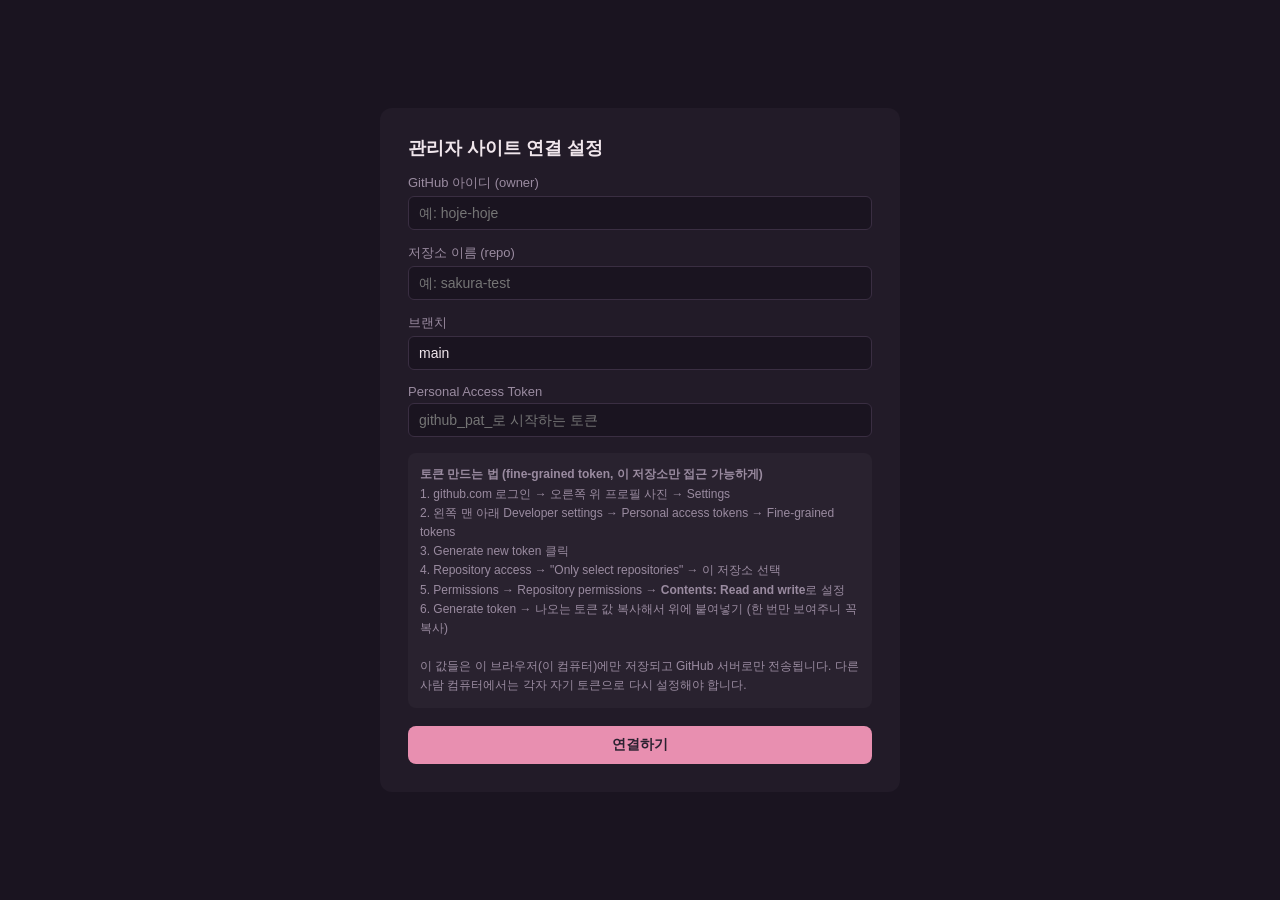
<file: admin/index.html>
<!DOCTYPE html>
<html lang="ko">
<head>
<meta charset="UTF-8">
<meta name="viewport" content="width=device-width, initial-scale=1.0">
<title>관리자 - 벚꽃 내리는 시대에 결투를</title>
<style>
  :root {
    --bg: #1a1420;
    --panel: #221b28;
    --border: #3a2e42;
    --accent: #e88fb0;
    --text: #f0e6ec;
    --muted: #9a8ba0;
    --green: #7dd88f;
    --red: #e88f8f;
  }
  * { box-sizing: border-box; }
  body {
    margin: 0;
    background: var(--bg);
    color: var(--text);
    font-family: "Pretendard", "Noto Sans KR", sans-serif;
    height: 100vh;
    overflow: hidden;
  }
  a { color: var(--accent); }

  /* ---------- 설정 화면 ---------- */
  #setup-screen {
    height: 100%;
    display: flex;
    align-items: center;
    justify-content: center;
    padding: 20px;
  }
  #setup-screen.hidden { display: none; }
  .setup-box {
    background: var(--panel);
    border-radius: 12px;
    padding: 28px;
    max-width: 520px;
    width: 100%;
  }
  .setup-box h1 { margin-top: 0; font-size: 18px; }
  .setup-box label { display: block; font-size: 13px; color: var(--muted); margin: 14px 0 4px; }
  .setup-box input {
    width: 100%;
    padding: 8px 10px;
    background: var(--bg);
    border: 1px solid var(--border);
    border-radius: 6px;
    color: var(--text);
    font-size: 14px;
  }
  .setup-box .help {
    font-size: 12px;
    color: var(--muted);
    margin-top: 16px;
    line-height: 1.6;
    background: rgba(255,255,255,0.03);
    padding: 12px;
    border-radius: 8px;
  }
  .setup-box button {
    margin-top: 18px;
    width: 100%;
    background: var(--accent);
    color: #2a2130;
    border: none;
    border-radius: 8px;
    padding: 10px;
    font-weight: bold;
    font-size: 14px;
    cursor: pointer;
  }

  /* ---------- 메인 화면 ---------- */
  #main-screen { display: none; height: 100%; }
  #main-screen.active { display: flex; }

  #sidebar {
    width: 260px;
    flex-shrink: 0;
    background: var(--panel);
    border-right: 1px solid var(--border);
    overflow-y: auto;
    padding: 16px 0;
  }
  #sidebar h1 {
    font-size: 14px;
    padding: 0 16px 12px;
    margin: 0;
    border-bottom: 1px solid var(--border);
    margin-bottom: 8px;
    display: flex;
    justify-content: space-between;
    align-items: center;
  }
  #sidebar h1 .settings-link { font-size: 11px; color: var(--muted); cursor: pointer; text-decoration: underline; }
  .group-title {
    font-size: 12px;
    color: var(--muted);
    padding: 12px 16px 4px;
    text-transform: uppercase;
    letter-spacing: 0.05em;
  }
  .file-item {
    padding: 8px 16px;
    cursor: pointer;
    font-size: 14px;
    border-left: 3px solid transparent;
  }
  .file-item:hover { background: rgba(232,143,176,0.08); }
  .file-item.active {
    border-left-color: var(--accent);
    background: rgba(232,143,176,0.15);
    color: var(--accent);
  }
  .file-item.dirty::after { content: " ●"; color: var(--accent); }

  #main {
    flex: 1;
    display: flex;
    flex-direction: column;
    overflow: hidden;
  }
  #main-header {
    padding: 10px 20px;
    border-bottom: 1px solid var(--border);
    display: flex;
    align-items: center;
    gap: 12px;
    flex-shrink: 0;
  }
  #main-header .path { font-size: 14px; color: var(--muted); flex-shrink: 0; }
  #commit-msg {
    flex: 1;
    padding: 6px 10px;
    background: var(--bg);
    border: 1px solid var(--border);
    border-radius: 6px;
    color: var(--text);
    font-size: 13px;
  }
  #save-btn {
    background: var(--accent);
    color: #2a2130;
    border: none;
    border-radius: 6px;
    padding: 8px 16px;
    font-weight: bold;
    font-size: 13px;
    cursor: pointer;
    white-space: nowrap;
  }
  #save-btn:disabled { opacity: 0.4; cursor: not-allowed; }
  #status {
    font-size: 12px;
    padding: 6px 20px;
    flex-shrink: 0;
  }
  #status.saving { color: var(--muted); }
  #status.success { color: var(--green); }
  #status.error { color: var(--red); }

  #code-container {
    flex: 1;
    min-height: 0;
    display: flex;
    flex-direction: column;
  }

  #editor-wrap {
    flex: 1;
    min-height: 0;
    display: flex;
    overflow: hidden;
  }

  #line-numbers {
    flex-shrink: 0;
    width: 48px;
    padding: 20px 8px 20px 0;
    box-sizing: border-box;
    background: var(--bg);
    color: var(--muted);
    font-family: "Consolas", "Monaco", monospace;
    font-size: 13px;
    line-height: 1.6;
    text-align: right;
    overflow: hidden;
    user-select: none;
    border-right: 1px solid var(--border);
    white-space: pre;
  }

  #editor {
    flex: 1;
    width: 100%;
    height: 100%;
    min-height: 0;
    background: var(--bg);
    color: var(--text);
    border: none;
    outline: none;
    resize: none;
    font-family: "Consolas", "Monaco", monospace;
    font-size: 13px;
    line-height: 1.6;
    padding: 20px;
    box-sizing: border-box;
  }
  #empty-state {
    display: flex;
    align-items: center;
    justify-content: center;
    height: 100%;
    color: var(--muted);
  }
</style>
</head>
<body>

<!-- ============ 설정 화면 ============ -->
<div id="setup-screen">
  <div class="setup-box">
    <h1>관리자 사이트 연결 설정</h1>
    <label>GitHub 아이디 (owner)</label>
    <input type="text" id="input-owner" placeholder="예: hoje-hoje">
    <label>저장소 이름 (repo)</label>
    <input type="text" id="input-repo" placeholder="예: sakura-test">
    <label>브랜치</label>
    <input type="text" id="input-branch" placeholder="main" value="main">
    <label>Personal Access Token</label>
    <input type="password" id="input-token" placeholder="github_pat_로 시작하는 토큰">
    <div class="help">
      <b>토큰 만드는 법 (fine-grained token, 이 저장소만 접근 가능하게)</b><br>
      1. github.com 로그인 → 오른쪽 위 프로필 사진 → Settings<br>
      2. 왼쪽 맨 아래 Developer settings → Personal access tokens → Fine-grained tokens<br>
      3. Generate new token 클릭<br>
      4. Repository access → "Only select repositories" → 이 저장소 선택<br>
      5. Permissions → Repository permissions → <b>Contents: Read and write</b>로 설정<br>
      6. Generate token → 나오는 토큰 값 복사해서 위에 붙여넣기 (한 번만 보여주니 꼭 복사)<br><br>
      이 값들은 이 브라우저(이 컴퓨터)에만 저장되고 GitHub 서버로만 전송됩니다.
      다른 사람 컴퓨터에서는 각자 자기 토큰으로 다시 설정해야 합니다.
    </div>
    <button id="connect-btn">연결하기</button>
  </div>
</div>

<!-- ============ 메인 화면 ============ -->
<div id="main-screen">
  <div id="sidebar">
    <h1><span>파일 목록</span><span class="settings-link" id="settings-link">설정 변경</span></h1>
    <div id="export-all-btn" style="padding:10px 16px;font-size:12px;color:var(--accent);cursor:pointer;text-decoration:underline;border-bottom:1px solid var(--border);margin-bottom:8px;">전체 코드 한번에 보기</div>
    <div id="file-list"></div>
  </div>
  <div id="main">
    <div id="main-header" style="display:none;">
      <span class="path" id="current-path"></span>
      <input type="text" id="commit-msg" placeholder="커밋 메시지 (예: 여신 데이터 수정)">
      <button id="save-btn">GitHub에 저장</button>
    </div>
    <div id="status"></div>
    <div id="code-container">
      <div id="empty-state">왼쪽에서 파일을 선택하세요</div>
    </div>
  </div>
</div>

<script>
  // ============================================
  // 설정 (localStorage에 저장)
  // ============================================
  let CONFIG = JSON.parse(localStorage.getItem("sakura_admin_config") || "{}");
  let filesManifest = [];
  let currentFile = null; // { path, label, group, sha, content }
  let isDirty = false;

  function saveConfig() {
    localStorage.setItem("sakura_admin_config", JSON.stringify(CONFIG));
  }

  function showSetup() {
    document.getElementById("setup-screen").classList.remove("hidden");
    document.getElementById("main-screen").classList.remove("active");
    document.getElementById("input-owner").value = CONFIG.owner || "";
    document.getElementById("input-repo").value = CONFIG.repo || "";
    document.getElementById("input-branch").value = CONFIG.branch || "main";
    document.getElementById("input-token").value = CONFIG.token || "";
  }

  function showMain() {
    document.getElementById("setup-screen").classList.add("hidden");
    document.getElementById("main-screen").classList.add("active");
    loadManifest();
  }

  document.getElementById("connect-btn").onclick = () => {
    CONFIG = {
      owner: document.getElementById("input-owner").value.trim(),
      repo: document.getElementById("input-repo").value.trim(),
      branch: document.getElementById("input-branch").value.trim() || "main",
      token: document.getElementById("input-token").value.trim(),
    };
    if (!CONFIG.owner || !CONFIG.repo || !CONFIG.token) {
      alert("아이디, 저장소 이름, 토큰을 모두 입력하세요.");
      return;
    }
    saveConfig();
    showMain();
  };

  document.getElementById("settings-link").onclick = showSetup;

  document.getElementById("export-all-btn").onclick = exportAllCode;

  async function exportAllCode() {
    if (filesManifest.length === 0) {
      alert("파일 목록을 아직 못 불러왔습니다. 잠시 후 다시 시도해주세요.");
      return;
    }
    document.getElementById("main-header").style.display = "none";
    document.querySelectorAll(".file-item").forEach((el) => el.classList.remove("active"));

    const container = document.getElementById("code-container");
    container.innerHTML = '<div id="empty-state">전체 파일 불러오는 중...</div>';

    let combined = "";
    for (const f of filesManifest) {
      try {
        const { content } = await fetchFile(f.path);
        combined += `\n\n===== ${f.path} (${f.label}) =====\n\n` + content;
      } catch (e) {
        combined += `\n\n===== ${f.path} — 불러오기 실패: ${e.message} =====\n\n`;
      }
    }

    container.innerHTML = `
      <div style="padding:10px 20px;display:flex;gap:10px;align-items:center;border-bottom:1px solid var(--border);">
        <button id="copy-all-btn" style="background:var(--accent);color:#2a2130;border:none;border-radius:6px;padding:8px 16px;font-weight:bold;cursor:pointer;">전체 복사</button>
        <span style="font-size:12px;color:var(--muted);">아래 내용을 통째로 복사해서 채팅에 붙여넣으면 됩니다</span>
      </div>
    `;
    const pre = document.createElement("textarea");
    pre.readOnly = true;
    pre.value = combined.trim();
    pre.style.cssText =
      "flex:1;width:100%;height:100%;background:var(--bg);color:var(--text);border:none;outline:none;resize:none;font-family:Consolas,Monaco,monospace;font-size:12px;line-height:1.5;padding:16px;box-sizing:border-box;";
    container.appendChild(pre);

    document.getElementById("copy-all-btn").onclick = () => {
      pre.select();
      navigator.clipboard.writeText(pre.value).then(() => {
        document.getElementById("copy-all-btn").textContent = "복사됨!";
        setTimeout(() => {
          document.getElementById("copy-all-btn").textContent = "전체 복사";
        }, 1500);
      });
    };
  }

  // ============================================
  // GitHub API 유틸
  // ============================================
  function apiUrl(path) {
    return `https://api.github.com/repos/${CONFIG.owner}/${CONFIG.repo}/contents/${path}?ref=${CONFIG.branch}`;
  }

  function b64EncodeUnicode(str) {
    return btoa(
      encodeURIComponent(str).replace(/%([0-9A-F]{2})/g, (match, p1) =>
        String.fromCharCode("0x" + p1)
      )
    );
  }
  function b64DecodeUnicode(str) {
    return decodeURIComponent(
      atob(str)
        .split("")
        .map((c) => "%" + ("00" + c.charCodeAt(0).toString(16)).slice(-2))
        .join("")
    );
  }

  async function fetchFile(path) {
    const res = await fetch(apiUrl(path), {
      headers: { Authorization: `token ${CONFIG.token}` },
    });
    if (!res.ok) {
      const body = await res.text();
      throw new Error(`불러오기 실패 (${res.status}): ${body}`);
    }
    const data = await res.json();
    return { content: b64DecodeUnicode(data.content), sha: data.sha };
  }

  async function saveFile(path, content, sha, message) {
    const res = await fetch(apiUrl(path).split("?")[0], {
      method: "PUT",
      headers: {
        Authorization: `token ${CONFIG.token}`,
        "Content-Type": "application/json",
      },
      body: JSON.stringify({
        message: message || `관리자 사이트에서 수정: ${path}`,
        content: b64EncodeUnicode(content),
        sha,
        branch: CONFIG.branch,
      }),
    });
    if (!res.ok) {
      const body = await res.text();
      throw new Error(`저장 실패 (${res.status}): ${body}`);
    }
    return await res.json();
  }

  // ============================================
  // 매니페스트 & 파일 목록
  // ============================================
  async function loadManifest() {
    try {
      // viewer 폴더의 files.json을 그대로 재사용 (경로: 저장소 루트 기준 상대경로)
      const res = await fetch("../viewer/files.json");
      const raw = await res.json();
      filesManifest = raw.map((f) => ({
        path: f.path.replace(/^\.\.\//, ""), // "../js/main.js" -> "js/main.js"
        label: f.label,
        group: f.group,
      }));
      renderSidebar();
    } catch (e) {
      document.getElementById("file-list").innerHTML =
        '<div style="padding:16px;color:var(--red);font-size:13px;">파일 목록(../viewer/files.json)을 불러오지 못했습니다.</div>';
    }
  }

  function renderSidebar() {
    const listEl = document.getElementById("file-list");
    listEl.innerHTML = "";
    const groups = {};
    filesManifest.forEach((f) => {
      if (!groups[f.group]) groups[f.group] = [];
      groups[f.group].push(f);
    });
    Object.keys(groups).forEach((groupName) => {
      const title = document.createElement("div");
      title.className = "group-title";
      title.textContent = groupName;
      listEl.appendChild(title);
      groups[groupName].forEach((f) => {
        const item = document.createElement("div");
        item.className = "file-item";
        item.textContent = f.label;
        item.dataset.path = f.path;
        item.onclick = () => openFile(f);
        listEl.appendChild(item);
      });
    });
  }

  // ============================================
  // 파일 열기 / 편집 / 저장
  // ============================================
  async function openFile(fileInfo) {
    if (isDirty && !confirm("저장하지 않은 변경사항이 있습니다. 그냥 이동할까요?")) return;

    document.querySelectorAll(".file-item").forEach((el) => {
      el.classList.toggle("active", el.dataset.path === fileInfo.path);
    });
    document.getElementById("main-header").style.display = "flex";
    document.getElementById("current-path").textContent = fileInfo.path;
    document.getElementById("commit-msg").value = `${fileInfo.label} 수정`;
    setStatus("", "");

    const container = document.getElementById("code-container");
    container.innerHTML = '<div id="empty-state">불러오는 중...</div>';

    try {
      const { content, sha } = await fetchFile(fileInfo.path);
      currentFile = { ...fileInfo, sha, content };
      isDirty = false;

      container.innerHTML = "";

      const wrap = document.createElement("div");
      wrap.id = "editor-wrap";

      const lineNumbers = document.createElement("div");
      lineNumbers.id = "line-numbers";

      const textarea = document.createElement("textarea");
      textarea.id = "editor";
      textarea.value = content;
      textarea.spellcheck = false;

      function updateLineNumbers() {
        const lineCount = textarea.value.split("\n").length;
        let nums = "";
        for (let i = 1; i <= lineCount; i++) nums += i + "\n";
        lineNumbers.textContent = nums;
      }

      textarea.oninput = () => {
        isDirty = true;
        document.querySelector(`.file-item[data-path="${fileInfo.path}"]`).classList.add("dirty");
        updateLineNumbers();
      };
      // 텍스트 스크롤할 때 줄 번호도 같이 스크롤되게
      textarea.onscroll = () => {
        lineNumbers.scrollTop = textarea.scrollTop;
      };

      wrap.appendChild(lineNumbers);
      wrap.appendChild(textarea);
      container.appendChild(wrap);
      updateLineNumbers();

      document.getElementById("save-btn").disabled = false;
    } catch (e) {
      container.innerHTML = `<div id="empty-state" style="color:var(--red)">${e.message}</div>`;
    }
  }

  document.getElementById("save-btn").onclick = async () => {
    if (!currentFile) return;
    const newContent = document.getElementById("editor").value;
    const message = document.getElementById("commit-msg").value || `${currentFile.label} 수정`;
    setStatus("저장 중...", "saving");
    document.getElementById("save-btn").disabled = true;

    try {
      const result = await saveFile(currentFile.path, newContent, currentFile.sha, message);
      currentFile.sha = result.content.sha;
      currentFile.content = newContent;
      isDirty = false;
      document.querySelector(`.file-item[data-path="${currentFile.path}"]`).classList.remove("dirty");
      setStatus("저장 완료! 사이트 반영까지 1분 정도 걸릴 수 있습니다.", "success");
    } catch (e) {
      setStatus(e.message, "error");
    } finally {
      document.getElementById("save-btn").disabled = false;
    }
  };

  function setStatus(msg, type) {
    const el = document.getElementById("status");
    el.textContent = msg;
    el.className = type;
  }

  // ============================================
  // 시작
  // ============================================
  if (CONFIG.owner && CONFIG.repo && CONFIG.token) {
    showMain();
  } else {
    showSetup();
  }
</script>
</body>
</html>
</file>
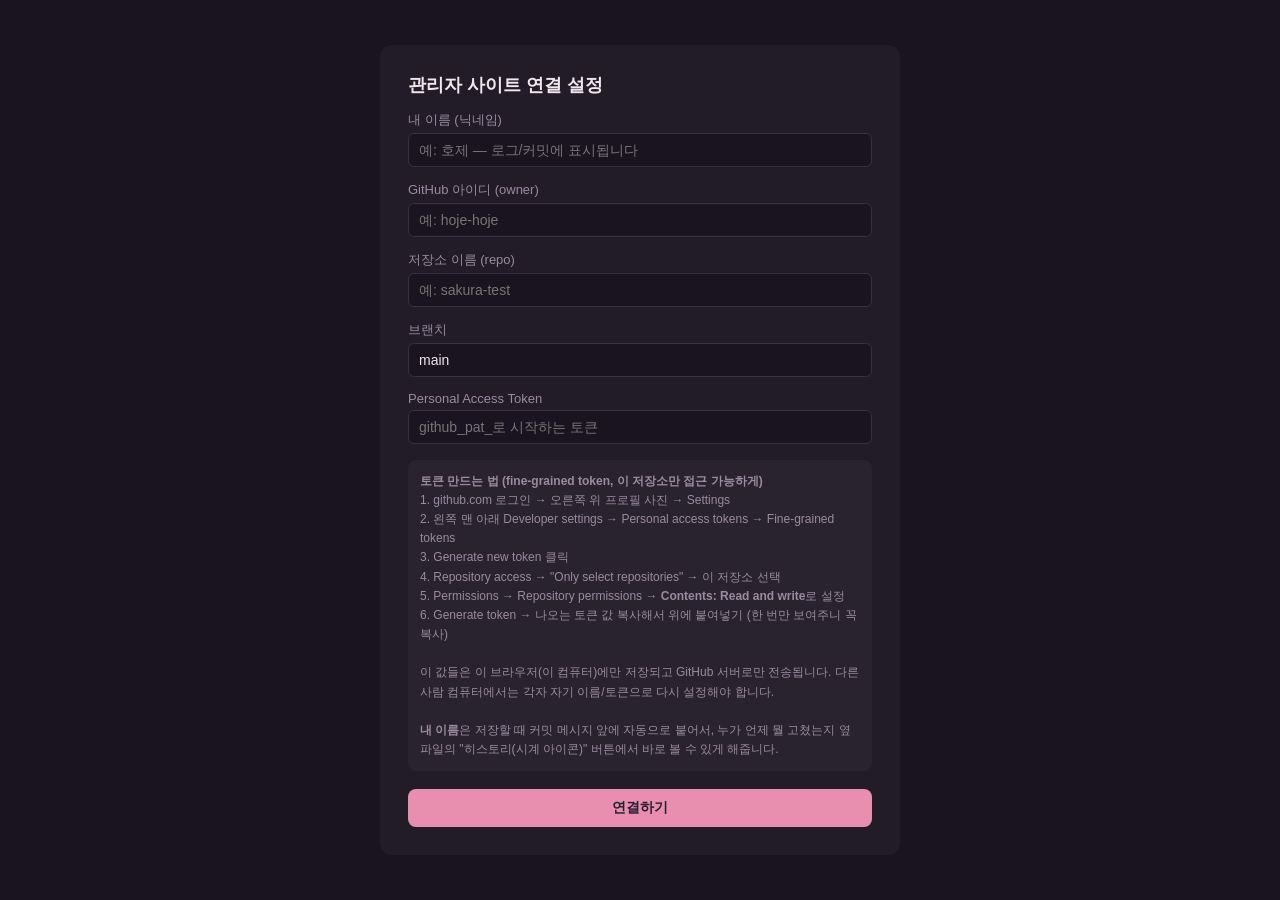
<file: admin/index v1.html>
<!DOCTYPE html>
<html lang="ko">
<head>
<meta charset="UTF-8">
<meta name="viewport" content="width=device-width, initial-scale=1.0">
<title>관리자 - 벚꽃 내리는 시대에 결투를</title>
<style>
  :root {
    --bg: #1a1420;
    --panel: #221b28;
    --border: #3a2e42;
    --accent: #e88fb0;
    --text: #f0e6ec;
    --muted: #9a8ba0;
    --green: #7dd88f;
    --red: #e88f8f;
  }
  * { box-sizing: border-box; }
  body {
    margin: 0;
    background: var(--bg);
    color: var(--text);
    font-family: "Pretendard", "Noto Sans KR", sans-serif;
    height: 100vh;
    overflow: hidden;
  }
  a { color: var(--accent); }

  /* ---------- 설정 화면 ---------- */
  #setup-screen {
    height: 100%;
    display: flex;
    align-items: center;
    justify-content: center;
    padding: 20px;
    overflow-y: auto;
  }
  #setup-screen.hidden { display: none; }
  .setup-box {
    background: var(--panel);
    border-radius: 12px;
    padding: 28px;
    max-width: 520px;
    width: 100%;
  }
  .setup-box h1 { margin-top: 0; font-size: 18px; }
  .setup-box label { display: block; font-size: 13px; color: var(--muted); margin: 14px 0 4px; }
  .setup-box input {
    width: 100%;
    padding: 8px 10px;
    background: var(--bg);
    border: 1px solid var(--border);
    border-radius: 6px;
    color: var(--text);
    font-size: 14px;
  }
  .setup-box .help {
    font-size: 12px;
    color: var(--muted);
    margin-top: 16px;
    line-height: 1.6;
    background: rgba(255,255,255,0.03);
    padding: 12px;
    border-radius: 8px;
  }
  .setup-box button {
    margin-top: 18px;
    width: 100%;
    background: var(--accent);
    color: #2a2130;
    border: none;
    border-radius: 8px;
    padding: 10px;
    font-weight: bold;
    font-size: 14px;
    cursor: pointer;
  }

  /* ---------- 메인 화면 ---------- */
  #main-screen { display: none; height: 100%; }
  #main-screen.active { display: flex; }

  #sidebar {
    width: 260px;
    flex-shrink: 0;
    background: var(--panel);
    border-right: 1px solid var(--border);
    overflow-y: auto;
    padding: 16px 0;
  }
  #sidebar h1 {
    font-size: 14px;
    padding: 0 16px 12px;
    margin: 0;
    border-bottom: 1px solid var(--border);
    margin-bottom: 8px;
    display: flex;
    justify-content: space-between;
    align-items: center;
  }
  #sidebar h1 .settings-link { font-size: 11px; color: var(--muted); cursor: pointer; text-decoration: underline; }
  .group-title {
    font-size: 12px;
    color: var(--muted);
    padding: 12px 16px 4px;
    text-transform: uppercase;
    letter-spacing: 0.05em;
  }
  .file-item {
    padding: 8px 16px;
    cursor: pointer;
    font-size: 14px;
    border-left: 3px solid transparent;
  }
  .file-item:hover { background: rgba(232,143,176,0.08); }
  .file-item.active {
    border-left-color: var(--accent);
    background: rgba(232,143,176,0.15);
    color: var(--accent);
  }
  .file-item.dirty::after { content: " ●"; color: var(--accent); }

  #main {
    flex: 1;
    display: flex;
    flex-direction: column;
    overflow: hidden;
  }
  #main-header {
    padding: 10px 20px;
    border-bottom: 1px solid var(--border);
    display: flex;
    align-items: center;
    gap: 10px;
    flex-shrink: 0;
  }
  #main-header .path { font-size: 14px; color: var(--muted); flex-shrink: 0; }
  #commit-msg {
    flex: 1;
    padding: 6px 10px;
    background: var(--bg);
    border: 1px solid var(--border);
    border-radius: 6px;
    color: var(--text);
    font-size: 13px;
  }
  #save-btn {
    background: var(--accent);
    color: #2a2130;
    border: none;
    border-radius: 6px;
    padding: 8px 16px;
    font-weight: bold;
    font-size: 13px;
    cursor: pointer;
    white-space: nowrap;
  }
  #save-btn:disabled { opacity: 0.4; cursor: not-allowed; }

  #history-btn {
    background: transparent;
    color: var(--text);
    border: 1px solid var(--border);
    border-radius: 6px;
    width: 34px;
    height: 34px;
    display: flex;
    align-items: center;
    justify-content: center;
    cursor: pointer;
    flex-shrink: 0;
    font-size: 16px;
  }
  #history-btn:hover { border-color: var(--accent); color: var(--accent); }
  #history-btn:disabled { opacity: 0.35; cursor: not-allowed; }

  #status {
    font-size: 12px;
    padding: 6px 20px;
    flex-shrink: 0;
  }
  #status.saving { color: var(--muted); }
  #status.success { color: var(--green); }
  #status.error { color: var(--red); }

  #code-container {
    flex: 1;
    min-height: 0;
    display: flex;
    flex-direction: column;
  }

  #editor-wrap {
    flex: 1;
    min-height: 0;
    display: flex;
    overflow: hidden;
  }

  #line-numbers {
    flex-shrink: 0;
    width: 48px;
    padding: 20px 8px 20px 0;
    box-sizing: border-box;
    background: var(--bg);
    color: var(--muted);
    font-family: "Consolas", "Monaco", monospace;
    font-size: 13px;
    line-height: 1.6;
    text-align: right;
    overflow: hidden;
    user-select: none;
    border-right: 1px solid var(--border);
    white-space: pre;
  }

  #editor {
    flex: 1;
    width: 100%;
    height: 100%;
    min-height: 0;
    background: var(--bg);
    color: var(--text);
    border: none;
    outline: none;
    resize: none;
    font-family: "Consolas", "Monaco", monospace;
    font-size: 13px;
    line-height: 1.6;
    padding: 20px;
    box-sizing: border-box;
  }
  #empty-state {
    display: flex;
    align-items: center;
    justify-content: center;
    height: 100%;
    color: var(--muted);
  }

  /* ---------- 히스토리 모달 ---------- */
  #history-overlay {
    display: none;
    position: fixed;
    inset: 0;
    background: rgba(0,0,0,0.55);
    z-index: 100;
    align-items: center;
    justify-content: center;
  }
  #history-overlay.active { display: flex; }

  #history-modal {
    background: var(--panel);
    border: 1px solid var(--border);
    border-radius: 12px;
    width: 560px;
    max-width: 92vw;
    max-height: 80vh;
    display: flex;
    flex-direction: column;
    overflow: hidden;
  }
  #history-modal-header {
    padding: 16px 18px;
    border-bottom: 1px solid var(--border);
    display: flex;
    align-items: center;
    justify-content: space-between;
  }
  #history-modal-header h2 {
    margin: 0;
    font-size: 15px;
  }
  #history-modal-header .path {
    font-size: 12px;
    color: var(--muted);
    margin-top: 2px;
  }
  #history-close {
    background: transparent;
    border: none;
    color: var(--muted);
    font-size: 20px;
    cursor: pointer;
    line-height: 1;
  }
  #history-close:hover { color: var(--text); }

  #history-list {
    overflow-y: auto;
    padding: 8px 0;
  }
  .history-item {
    display: flex;
    align-items: flex-start;
    justify-content: space-between;
    gap: 10px;
    padding: 12px 18px;
    border-bottom: 1px solid rgba(255,255,255,0.04);
  }
  .history-item:last-child { border-bottom: none; }
  .history-item.current {
    background: rgba(232,143,176,0.08);
  }
  .history-info { flex: 1; min-width: 0; }
  .history-msg {
    font-size: 13px;
    color: var(--text);
    word-break: break-word;
  }
  .history-meta {
    font-size: 11px;
    color: var(--muted);
    margin-top: 4px;
  }
  .history-badge {
    display: inline-block;
    font-size: 10px;
    color: var(--accent);
    border: 1px solid var(--accent);
    border-radius: 999px;
    padding: 1px 8px;
    margin-left: 6px;
  }
  .history-rollback-btn {
    flex-shrink: 0;
    background: transparent;
    border: 1px solid var(--border);
    color: var(--text);
    border-radius: 6px;
    padding: 6px 10px;
    font-size: 12px;
    cursor: pointer;
    white-space: nowrap;
  }
  .history-rollback-btn:hover { border-color: var(--accent); color: var(--accent); }
  .history-rollback-btn:disabled { opacity: 0.35; cursor: not-allowed; }

  #history-loading, #history-empty {
    padding: 24px 18px;
    text-align: center;
    color: var(--muted);
    font-size: 13px;
  }
</style>
</head>
<body>

<!-- ============ 설정 화면 ============ -->
<div id="setup-screen">
  <div class="setup-box">
    <h1>관리자 사이트 연결 설정</h1>
    <label>내 이름 (닉네임)</label>
    <input type="text" id="input-username" placeholder="예: 호제 — 로그/커밋에 표시됩니다">
    <label>GitHub 아이디 (owner)</label>
    <input type="text" id="input-owner" placeholder="예: hoje-hoje">
    <label>저장소 이름 (repo)</label>
    <input type="text" id="input-repo" placeholder="예: sakura-test">
    <label>브랜치</label>
    <input type="text" id="input-branch" placeholder="main" value="main">
    <label>Personal Access Token</label>
    <input type="password" id="input-token" placeholder="github_pat_로 시작하는 토큰">
    <div class="help">
      <b>토큰 만드는 법 (fine-grained token, 이 저장소만 접근 가능하게)</b><br>
      1. github.com 로그인 → 오른쪽 위 프로필 사진 → Settings<br>
      2. 왼쪽 맨 아래 Developer settings → Personal access tokens → Fine-grained tokens<br>
      3. Generate new token 클릭<br>
      4. Repository access → "Only select repositories" → 이 저장소 선택<br>
      5. Permissions → Repository permissions → <b>Contents: Read and write</b>로 설정<br>
      6. Generate token → 나오는 토큰 값 복사해서 위에 붙여넣기 (한 번만 보여주니 꼭 복사)<br><br>
      이 값들은 이 브라우저(이 컴퓨터)에만 저장되고 GitHub 서버로만 전송됩니다.
      다른 사람 컴퓨터에서는 각자 자기 이름/토큰으로 다시 설정해야 합니다.<br><br>
      <b>내 이름</b>은 저장할 때 커밋 메시지 앞에 자동으로 붙어서, 누가 언제 뭘 고쳤는지
      옆 파일의 "히스토리(시계 아이콘)" 버튼에서 바로 볼 수 있게 해줍니다.
    </div>
    <button id="connect-btn">연결하기</button>
  </div>
</div>

<!-- ============ 메인 화면 ============ -->
<div id="main-screen">
  <div id="sidebar">
    <h1><span>파일 목록</span><span class="settings-link" id="settings-link">설정 변경</span></h1>
    <div id="file-list"></div>
  </div>
  <div id="main">
    <div id="main-header" style="display:none;">
      <span class="path" id="current-path"></span>
      <input type="text" id="commit-msg" placeholder="이번에 어떤 부분을 고쳤는지 짧게 (예: 여신 이미지 경로 수정)">
      <button id="history-btn" title="수정 기록 / 롤백">🕒</button>
      <button id="save-btn">GitHub에 저장</button>
    </div>
    <div id="status"></div>
    <div id="code-container">
      <div id="empty-state">왼쪽에서 파일을 선택하세요</div>
    </div>
  </div>
</div>

<!-- ============ 히스토리 모달 ============ -->
<div id="history-overlay">
  <div id="history-modal">
    <div id="history-modal-header">
      <div>
        <h2>수정 기록</h2>
        <div class="path" id="history-path"></div>
      </div>
      <button id="history-close">✕</button>
    </div>
    <div id="history-list"></div>
  </div>
</div>

<script>
  // ============================================
  // 설정 (localStorage에 저장)
  // ============================================
  let CONFIG = JSON.parse(localStorage.getItem("sakura_admin_config") || "{}");
  let filesManifest = [];
  let currentFile = null; // { path, label, group, sha, content }
  let isDirty = false;

  function saveConfig() {
    localStorage.setItem("sakura_admin_config", JSON.stringify(CONFIG));
  }

  function showSetup() {
    document.getElementById("setup-screen").classList.remove("hidden");
    document.getElementById("main-screen").classList.remove("active");
    document.getElementById("input-username").value = CONFIG.userName || "";
    document.getElementById("input-owner").value = CONFIG.owner || "";
    document.getElementById("input-repo").value = CONFIG.repo || "";
    document.getElementById("input-branch").value = CONFIG.branch || "main";
    document.getElementById("input-token").value = CONFIG.token || "";
  }

  function showMain() {
    document.getElementById("setup-screen").classList.add("hidden");
    document.getElementById("main-screen").classList.add("active");
    loadManifest();
  }

  document.getElementById("connect-btn").onclick = () => {
    CONFIG = {
      userName: document.getElementById("input-username").value.trim(),
      owner: document.getElementById("input-owner").value.trim(),
      repo: document.getElementById("input-repo").value.trim(),
      branch: document.getElementById("input-branch").value.trim() || "main",
      token: document.getElementById("input-token").value.trim(),
    };
    if (!CONFIG.userName || !CONFIG.owner || !CONFIG.repo || !CONFIG.token) {
      alert("이름, 아이디, 저장소 이름, 토큰을 모두 입력하세요.");
      return;
    }
    saveConfig();
    showMain();
  };

  document.getElementById("settings-link").onclick = showSetup;

  // ============================================
  // GitHub API 유틸
  // ============================================
  function apiUrl(path) {
    return `https://api.github.com/repos/${CONFIG.owner}/${CONFIG.repo}/contents/${path}?ref=${CONFIG.branch}`;
  }

  function b64EncodeUnicode(str) {
    return btoa(
      encodeURIComponent(str).replace(/%([0-9A-F]{2})/g, (match, p1) =>
        String.fromCharCode("0x" + p1)
      )
    );
  }
  function b64DecodeUnicode(str) {
    return decodeURIComponent(
      atob(str)
        .split("")
        .map((c) => "%" + ("00" + c.charCodeAt(0).toString(16)).slice(-2))
        .join("")
    );
  }

  async function fetchFile(path, ref) {
    const url = `https://api.github.com/repos/${CONFIG.owner}/${CONFIG.repo}/contents/${path}?ref=${ref || CONFIG.branch}`;
    const res = await fetch(url, {
      headers: { Authorization: `token ${CONFIG.token}` },
    });
    if (!res.ok) {
      const body = await res.text();
      throw new Error(`불러오기 실패 (${res.status}): ${body}`);
    }
    const data = await res.json();
    return { content: b64DecodeUnicode(data.content), sha: data.sha };
  }

  async function saveFile(path, content, sha, message) {
    const res = await fetch(apiUrl(path).split("?")[0], {
      method: "PUT",
      headers: {
        Authorization: `token ${CONFIG.token}`,
        "Content-Type": "application/json",
      },
      body: JSON.stringify({
        message: message || `관리자 사이트에서 수정: ${path}`,
        content: b64EncodeUnicode(content),
        sha,
        branch: CONFIG.branch,
      }),
    });
    if (!res.ok) {
      const body = await res.text();
      throw new Error(`저장 실패 (${res.status}): ${body}`);
    }
    return await res.json();
  }

  // 특정 파일의 커밋 히스토리 (최신순, 최대 30개)
  async function fetchFileHistory(path) {
    const url = `https://api.github.com/repos/${CONFIG.owner}/${CONFIG.repo}/commits?path=${encodeURIComponent(path)}&sha=${CONFIG.branch}&per_page=30`;
    const res = await fetch(url, {
      headers: { Authorization: `token ${CONFIG.token}` },
    });
    if (!res.ok) {
      const body = await res.text();
      throw new Error(`기록 불러오기 실패 (${res.status}): ${body}`);
    }
    return await res.json();
  }

  // ============================================
  // 매니페스트 & 파일 목록
  // ============================================
  async function loadManifest() {
    try {
      const res = await fetch("../viewer/files.json");
      const raw = await res.json();
      filesManifest = raw.map((f) => ({
        path: f.path.replace(/^\.\.\//, ""),
        label: f.label,
        group: f.group,
      }));
      renderSidebar();
    } catch (e) {
      document.getElementById("file-list").innerHTML =
        '<div style="padding:16px;color:var(--red);font-size:13px;">파일 목록(../viewer/files.json)을 불러오지 못했습니다.</div>';
    }
  }

  function renderSidebar() {
    const listEl = document.getElementById("file-list");
    listEl.innerHTML = "";
    const groups = {};
    filesManifest.forEach((f) => {
      if (!groups[f.group]) groups[f.group] = [];
      groups[f.group].push(f);
    });
    Object.keys(groups).forEach((groupName) => {
      const title = document.createElement("div");
      title.className = "group-title";
      title.textContent = groupName;
      listEl.appendChild(title);
      groups[groupName].forEach((f) => {
        const item = document.createElement("div");
        item.className = "file-item";
        item.textContent = f.label;
        item.dataset.path = f.path;
        item.onclick = () => openFile(f);
        listEl.appendChild(item);
      });
    });
  }

  // ============================================
  // 파일 열기 / 편집 / 저장
  // ============================================
  async function openFile(fileInfo) {
    if (isDirty && !confirm("저장하지 않은 변경사항이 있습니다. 그냥 이동할까요?")) return;

    document.querySelectorAll(".file-item").forEach((el) => {
      el.classList.toggle("active", el.dataset.path === fileInfo.path);
    });
    document.getElementById("main-header").style.display = "flex";
    document.getElementById("current-path").textContent = fileInfo.path;
    document.getElementById("commit-msg").value = "";
    document.getElementById("history-btn").disabled = true;
    setStatus("", "");

    const container = document.getElementById("code-container");
    container.innerHTML = '<div id="empty-state">불러오는 중...</div>';

    try {
      const { content, sha } = await fetchFile(fileInfo.path);
      currentFile = { ...fileInfo, sha, content };
      isDirty = false;

      container.innerHTML = "";

      const wrap = document.createElement("div");
      wrap.id = "editor-wrap";

      const lineNumbers = document.createElement("div");
      lineNumbers.id = "line-numbers";

      const textarea = document.createElement("textarea");
      textarea.id = "editor";
      textarea.value = content;
      textarea.spellcheck = false;

      function updateLineNumbers() {
        const lineCount = textarea.value.split("\n").length;
        let nums = "";
        for (let i = 1; i <= lineCount; i++) nums += i + "\n";
        lineNumbers.textContent = nums;
      }

      textarea.oninput = () => {
        isDirty = true;
        document.querySelector(`.file-item[data-path="${fileInfo.path}"]`).classList.add("dirty");
        updateLineNumbers();
      };
      textarea.onscroll = () => {
        lineNumbers.scrollTop = textarea.scrollTop;
      };

      wrap.appendChild(lineNumbers);
      wrap.appendChild(textarea);
      container.appendChild(wrap);
      updateLineNumbers();

      document.getElementById("save-btn").disabled = false;
      document.getElementById("history-btn").disabled = false;
    } catch (e) {
      container.innerHTML = `<div id="empty-state" style="color:var(--red)">${e.message}</div>`;
    }
  }

  document.getElementById("save-btn").onclick = async () => {
    if (!currentFile) return;
    const newContent = document.getElementById("editor").value;
    const summary = document.getElementById("commit-msg").value.trim();
    if (!summary) {
      alert("이번에 어떤 부분을 고쳤는지 짧게 적어주세요. (히스토리에 표시됩니다)");
      return;
    }
    const message = `[${CONFIG.userName}] ${summary}`;

    setStatus("저장 중...", "saving");
    document.getElementById("save-btn").disabled = true;

    try {
      const result = await saveFile(currentFile.path, newContent, currentFile.sha, message);
      currentFile.sha = result.content.sha;
      currentFile.content = newContent;
      isDirty = false;
      document.querySelector(`.file-item[data-path="${currentFile.path}"]`).classList.remove("dirty");
      document.getElementById("commit-msg").value = "";
      setStatus("저장 완료! 사이트 반영까지 1분 정도 걸릴 수 있습니다.", "success");
    } catch (e) {
      setStatus(e.message, "error");
    } finally {
      document.getElementById("save-btn").disabled = false;
    }
  };

  function setStatus(msg, type) {
    const el = document.getElementById("status");
    el.textContent = msg;
    el.className = type;
  }

  // ============================================
  // 히스토리 / 롤백
  // ============================================
  const historyOverlay = document.getElementById("history-overlay");
  const historyList = document.getElementById("history-list");

  document.getElementById("history-btn").onclick = openHistory;
  document.getElementById("history-close").onclick = closeHistory;
  historyOverlay.addEventListener("click", (e) => {
    if (e.target === historyOverlay) closeHistory();
  });

  function closeHistory() {
    historyOverlay.classList.remove("active");
  }

  function formatDate(iso) {
    const d = new Date(iso);
    return d.toLocaleString("ko-KR", {
      year: "numeric", month: "2-digit", day: "2-digit",
      hour: "2-digit", minute: "2-digit",
    });
  }

  async function openHistory() {
    if (!currentFile) return;
    document.getElementById("history-path").textContent = currentFile.path;
    historyList.innerHTML = '<div id="history-loading">불러오는 중...</div>';
    historyOverlay.classList.add("active");

    try {
      const commits = await fetchFileHistory(currentFile.path);
      if (!commits || commits.length === 0) {
        historyList.innerHTML = '<div id="history-empty">아직 이 파일의 수정 기록이 없습니다.</div>';
        return;
      }
      historyList.innerHTML = "";
      commits.forEach((c, idx) => {
        const item = document.createElement("div");
        item.className = "history-item" + (idx === 0 ? " current" : "");

        const author = (c.commit && c.commit.author && c.commit.author.name) || "알 수 없음";
        const date = (c.commit && c.commit.author && c.commit.author.date) || c.commit.committer.date;
        const fullMsg = (c.commit && c.commit.message) || "";
        const firstLine = fullMsg.split("\n")[0];

        item.innerHTML = `
          <div class="history-info">
            <div class="history-msg">${escapeHtml(firstLine)}${idx === 0 ? '<span class="history-badge">현재</span>' : ""}</div>
            <div class="history-meta">${escapeHtml(author)} · ${formatDate(date)} · ${c.sha.slice(0, 7)}</div>
          </div>
        `;

        if (idx !== 0) {
          const btn = document.createElement("button");
          btn.className = "history-rollback-btn";
          btn.textContent = "이 시점으로 롤백";
          btn.onclick = () => rollbackTo(c.sha, firstLine, author);
          item.appendChild(btn);
        }

        historyList.appendChild(item);
      });
    } catch (e) {
      historyList.innerHTML = `<div id="history-empty" style="color:var(--red)">${escapeHtml(e.message)}</div>`;
    }
  }

  async function rollbackTo(commitSha, commitMsg, author) {
    if (!currentFile) return;
    const ok = confirm(
      `"${commitMsg}" (${author}) 시점의 내용으로 되돌릴까요?\n` +
      `지금 편집기에 저장하지 않은 내용이 있다면 사라집니다.\n` +
      `되돌리는 것도 하나의 새 커밋으로 기록되니, 필요하면 다시 이 화면에서 되돌릴 수 있습니다.`
    );
    if (!ok) return;

    const btns = historyList.querySelectorAll(".history-rollback-btn");
    btns.forEach((b) => (b.disabled = true));

    try {
      // 1) 해당 커밋 시점의 파일 내용 가져오기
      const old = await fetchFile(currentFile.path, commitSha);

      // 2) 지금 파일의 최신 sha를 다시 확인 (그 사이 다른 사람이 저장했을 수 있으므로)
      const latest = await fetchFile(currentFile.path);

      const message = `[${CONFIG.userName}] 롤백: "${commitMsg}" 시점으로 되돌림 (${commitSha.slice(0, 7)})`;
      const result = await saveFile(currentFile.path, old.content, latest.sha, message);

      // 3) 에디터에도 반영
      currentFile.sha = result.content.sha;
      currentFile.content = old.content;
      isDirty = false;
      const textarea = document.getElementById("editor");
      if (textarea) {
        textarea.value = old.content;
        const lineNumbers = document.getElementById("line-numbers");
        if (lineNumbers) {
          const lineCount = old.content.split("\n").length;
          let nums = "";
          for (let i = 1; i <= lineCount; i++) nums += i + "\n";
          lineNumbers.textContent = nums;
        }
      }
      const dirtyEl = document.querySelector(`.file-item[data-path="${currentFile.path}"]`);
      if (dirtyEl) dirtyEl.classList.remove("dirty");

      closeHistory();
      setStatus("롤백 완료! 사이트 반영까지 1분 정도 걸릴 수 있습니다.", "success");
    } catch (e) {
      alert("롤백 실패: " + e.message);
      btns.forEach((b) => (b.disabled = false));
    }
  }

  function escapeHtml(str) {
    const div = document.createElement("div");
    div.textContent = str;
    return div.innerHTML;
  }

  // ============================================
  // 시작
  // ============================================
  if (CONFIG.userName && CONFIG.owner && CONFIG.repo && CONFIG.token) {
    showMain();
  } else {
    showSetup();
  }
</script>
</body>
</html>
</file>
